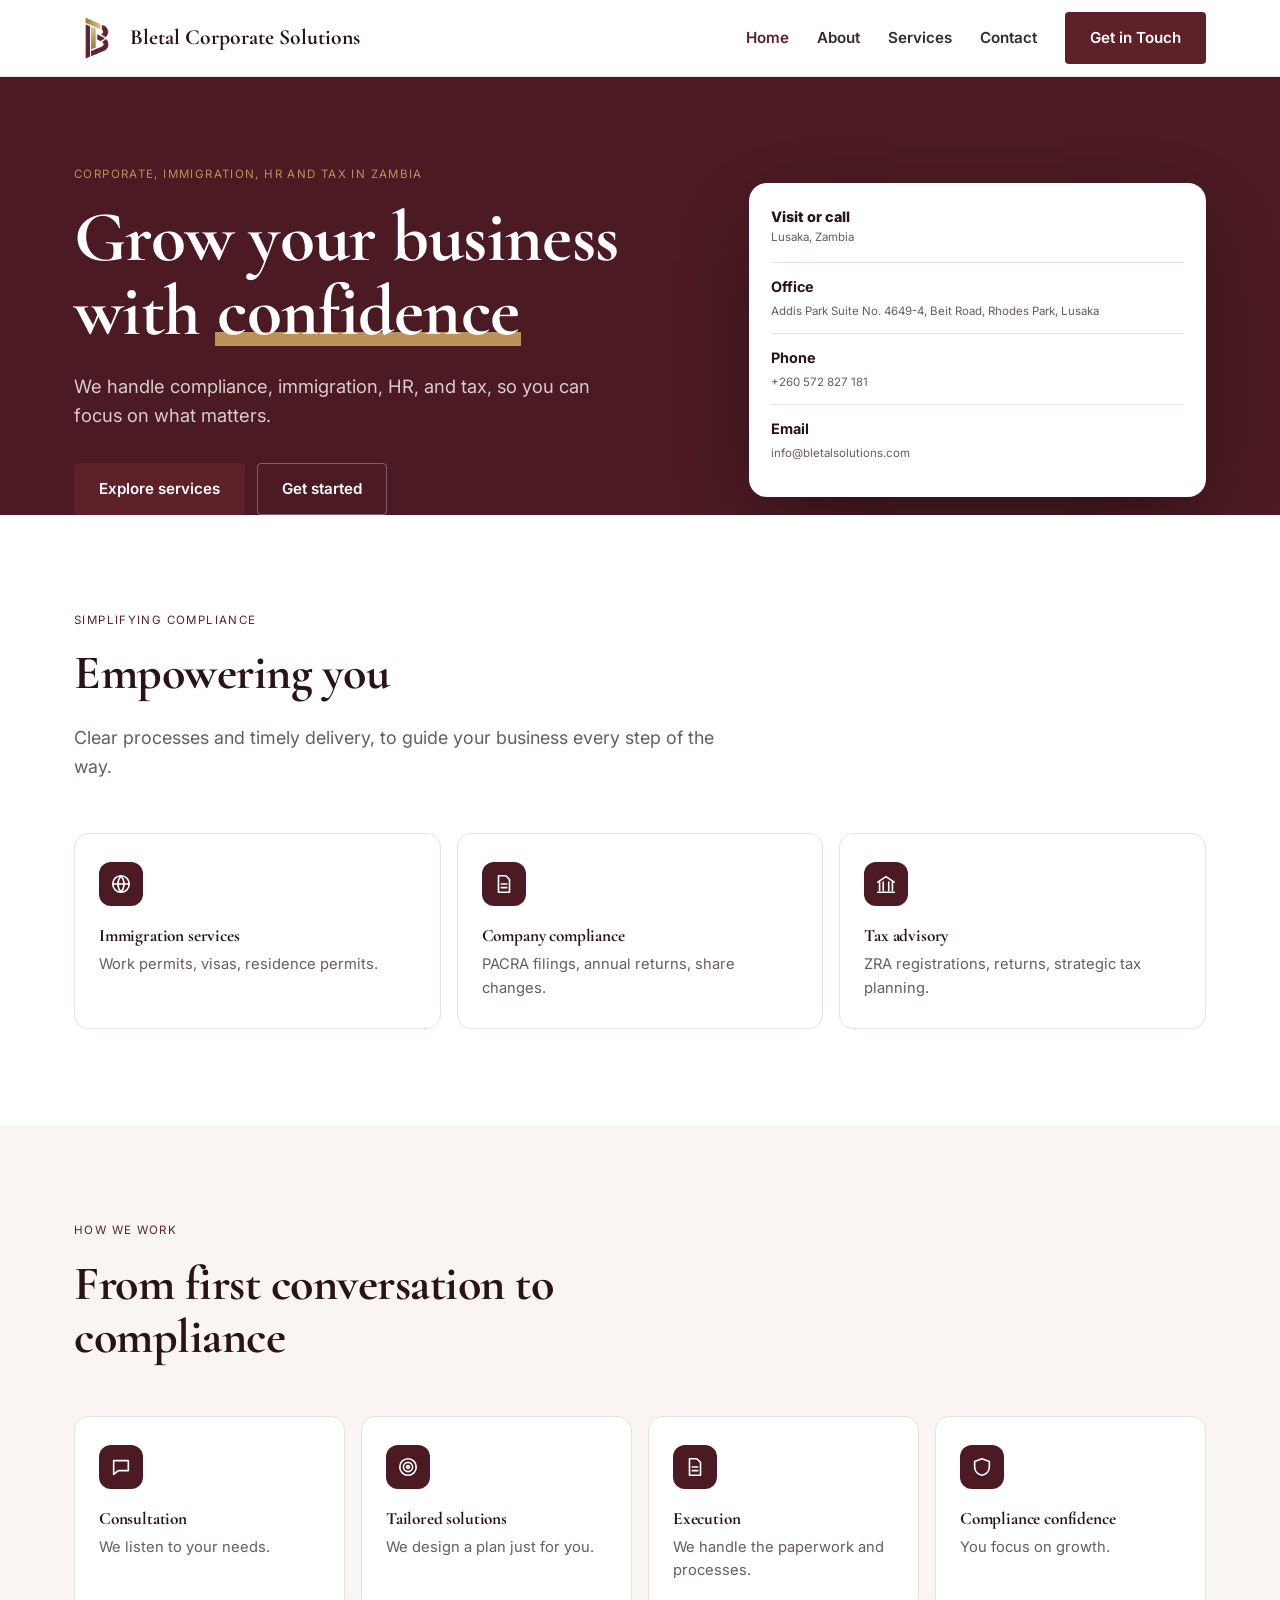
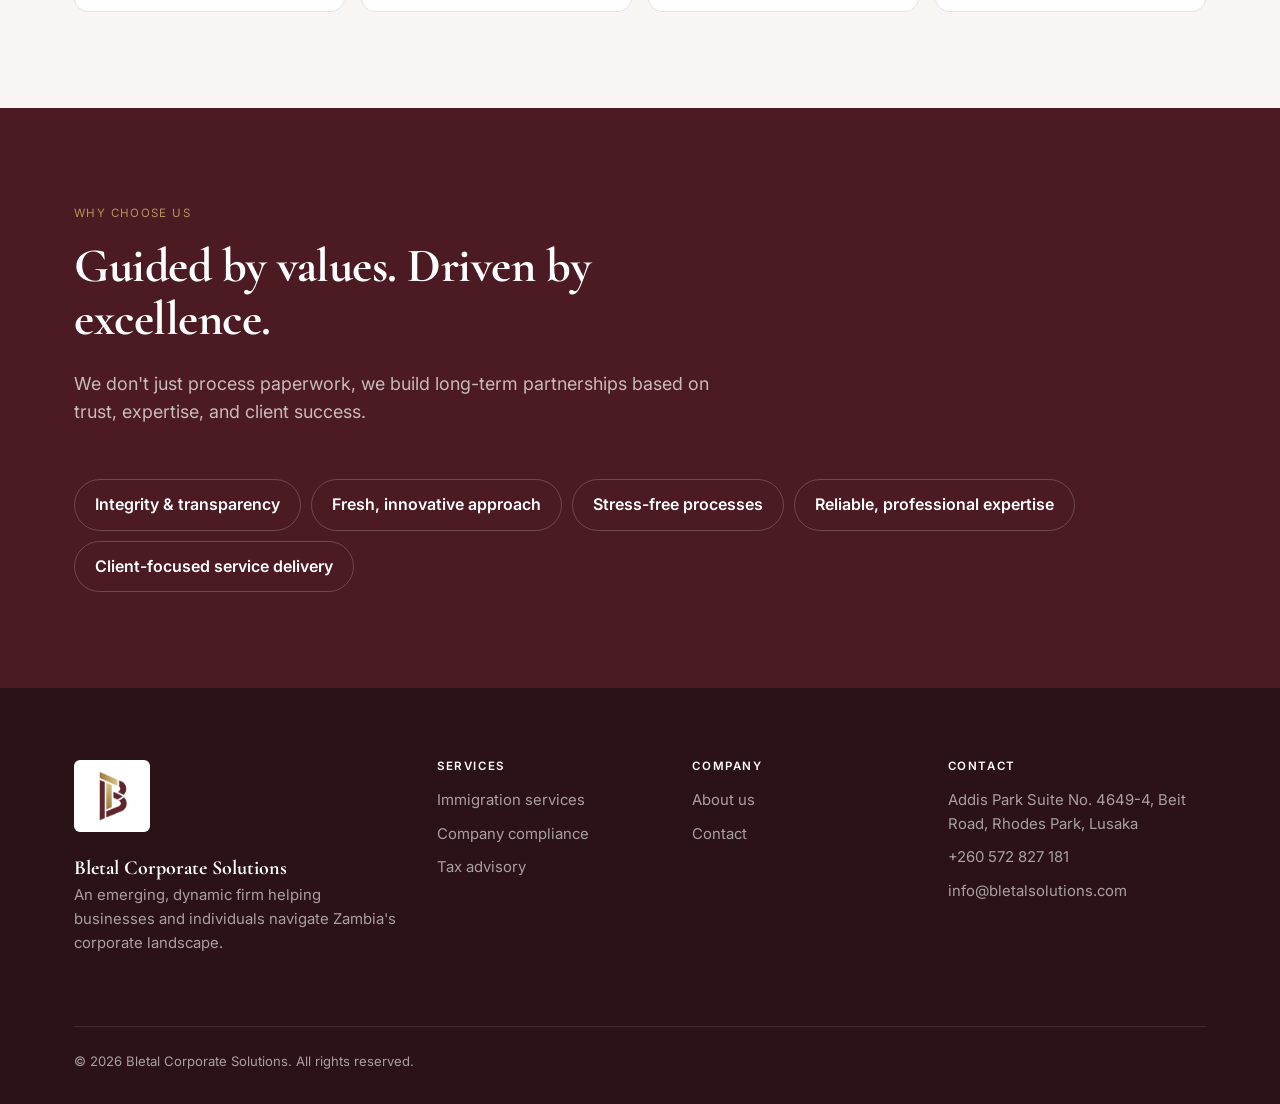
<file: index.html>
<!doctype html>
<html lang="en">
<head>
<meta charset="utf-8">
<meta name="viewport" content="width=device-width, initial-scale=1">
<title>Bletal Corporate Solutions</title>
<meta name="description" content="An emerging, dynamic firm helping businesses and individuals navigate Zambia's corporate landscape.">
<meta property="og:title" content="Bletal Corporate Solutions">
<meta property="og:description" content="An emerging, dynamic firm helping businesses and individuals navigate Zambia's corporate landscape.">
<meta property="og:image" content="assets/logo.png">
<link rel="icon" href="favicon.ico" sizes="any">
<link rel="icon" type="image/png" sizes="32x32" href="assets/favicon-32.png">
<link rel="apple-touch-icon" href="assets/apple-touch-icon.png">
<meta name="theme-color" content="#4B1A22">
<link rel="preconnect" href="https://fonts.googleapis.com">
<link rel="preconnect" href="https://fonts.gstatic.com" crossorigin>
<link href="https://fonts.googleapis.com/css2?family=Cormorant+Garamond:wght@600;700&family=Inter:wght@400;500;600;700&display=swap" rel="stylesheet">
<link rel="stylesheet" href="assets/styles.css">
</head>
<body>
<header class="site-header">
  <div class="wrap">
    <a class="brand" href="index.html"><img src="assets/logo.png" alt="" width="44" height="44"><span class="brand-name">Bletal Corporate Solutions</span></a>
    <button class="nav-toggle" aria-label="Open menu" aria-expanded="false"><svg viewBox="0 0 24 24" fill="none" stroke="currentColor" stroke-width="2" stroke-linecap="round"><path d="M3 6h18M3 12h18M3 18h18"/></svg></button>
    <nav class="nav">
      <a href="index.html" aria-current="page">Home</a>
      <a href="about.html">About</a>
      <a href="services.html">Services</a>
      <a href="contact.html">Contact</a>
      <a class="btn btn-red" href="contact.html">Get in Touch</a>
    </nav>
  </div>
</header>
<main>

<section class="hero dark">
  <div class="wrap">
    <div class="hero-grid">
      <div>
        <span class="eyebrow">Corporate, immigration, HR and tax in Zambia</span>
        <h1><span>Grow your business</span><span>with <span class="hl">confidence</span></span></h1>
        <p class="lead">We handle compliance, immigration, HR, and tax, so you can focus on what matters.</p>
        <div class="btn-row">
          <a class="btn btn-red" href="services.html">Explore services</a>
          <a class="btn btn-ghost" href="contact.html">Get started</a>
        </div>
      </div>
      <div class="reveal">
        <div class="ui-card list-rows">
          <div class="ui-top"><div><div class="ui-title">Visit or call</div><div class="ui-sub">Lusaka, Zambia</div></div></div>
          <div class="row"><div><b>Office</b><span>Addis Park Suite No. 4649-4, Beit Road, Rhodes Park, Lusaka</span></div></div>
          <div class="row"><div><b>Phone</b><span>+260 572 827 181</span></div></div>
          <div class="row"><div><b>Email</b><span>info@bletalsolutions.com</span></div></div>
        </div>
      </div>
    </div>
  </div>
</section>

<section>
  <div class="wrap">
    <div class="sec-head reveal">
      <span class="eyebrow">Simplifying compliance</span>
      <h2>Empowering you</h2>
      <p>Clear processes and timely delivery, to guide your business every step of the way.</p>
    </div>
    <div class="svc-grid svc-grid-3">
      <a class="svc reveal" href="services.html#immigration"><div class="ic"><svg viewBox="0 0 24 24" fill="none" stroke="currentColor" stroke-width="1.8" stroke-linecap="round" stroke-linejoin="round" aria-hidden="true"><circle cx="12" cy="12" r="9"/><path d="M3 12h18M12 3a14 14 0 0 1 0 18M12 3a14 14 0 0 0 0 18"/></svg></div><h3>Immigration services</h3><p>Work permits, visas, residence permits.</p></a>
      <a class="svc reveal" href="services.html#compliance"><div class="ic"><svg viewBox="0 0 24 24" fill="none" stroke="currentColor" stroke-width="1.8" stroke-linecap="round" stroke-linejoin="round" aria-hidden="true"><path d="M6 3h8l4 4v14H6z"/><path d="M9 12h6M9 16h6"/></svg></div><h3>Company compliance</h3><p>PACRA filings, annual returns, share changes.</p></a>
      <a class="svc reveal" href="services.html#tax"><div class="ic"><svg viewBox="0 0 24 24" fill="none" stroke="currentColor" stroke-width="1.8" stroke-linecap="round" stroke-linejoin="round" aria-hidden="true"><path d="M3 10l9-6 9 6"/><path d="M5 10v9M9 10v9M15 10v9M19 10v9M3 21h18"/></svg></div><h3>Tax advisory</h3><p>ZRA registrations, returns, strategic tax planning.</p></a>
    </div>
  </div>
</section>

<section class="bg-2">
  <div class="wrap">
    <div class="sec-head reveal">
      <span class="eyebrow">How we work</span>
      <h2>From first conversation to compliance</h2>
    </div>
    <div class="svc-grid">
      <div class="svc reveal"><div class="ic"><svg viewBox="0 0 24 24" fill="none" stroke="currentColor" stroke-width="1.8" stroke-linecap="round" stroke-linejoin="round" aria-hidden="true"><path d="M4 5h16v11H9l-5 4z"/></svg></div><h3>Consultation</h3><p>We listen to your needs.</p></div>
      <div class="svc reveal"><div class="ic"><svg viewBox="0 0 24 24" fill="none" stroke="currentColor" stroke-width="1.8" stroke-linecap="round" stroke-linejoin="round" aria-hidden="true"><circle cx="12" cy="12" r="9"/><circle cx="12" cy="12" r="5"/><circle cx="12" cy="12" r="1.5"/></svg></div><h3>Tailored solutions</h3><p>We design a plan just for you.</p></div>
      <div class="svc reveal"><div class="ic"><svg viewBox="0 0 24 24" fill="none" stroke="currentColor" stroke-width="1.8" stroke-linecap="round" stroke-linejoin="round" aria-hidden="true"><path d="M6 3h8l4 4v14H6z"/><path d="M9 12h6M9 16h6"/></svg></div><h3>Execution</h3><p>We handle the paperwork and processes.</p></div>
      <div class="svc reveal"><div class="ic"><svg viewBox="0 0 24 24" fill="none" stroke="currentColor" stroke-width="1.8" stroke-linecap="round" stroke-linejoin="round" aria-hidden="true"><path d="M12 3l8 3v6c0 4.5-3.4 8-8 9-4.6-1-8-4.5-8-9V6z"/></svg></div><h3>Compliance confidence</h3><p>You focus on growth.</p></div>
    </div>
  </div>
</section>

<section class="dark">
  <div class="wrap">
    <div class="sec-head reveal">
      <span class="eyebrow">Why choose us</span>
      <h2>Guided by values. Driven by excellence.</h2>
      <p>We don't just process paperwork, we build long-term partnerships based on trust, expertise, and client success.</p>
    </div>
    <div class="values reveal"><span>Integrity &amp; transparency</span><span>Fresh, innovative approach</span><span>Stress-free processes</span><span>Reliable, professional expertise</span><span>Client-focused service delivery</span></div>
  </div>
</section>



</main>
<footer class="site-footer">
  <div class="wrap">
    <div class="foot-grid">
      <div>
        <span class="foot-tile"><img src="assets/logo.png" alt="" width="52" height="52"></span>
        <span class="foot-name">Bletal Corporate Solutions</span>
        <p>An emerging, dynamic firm helping businesses and individuals navigate Zambia's corporate landscape.</p>
      </div>
      <div><h4>Services</h4><ul>
        <li><a href="services.html#immigration">Immigration services</a></li>
        <li><a href="services.html#compliance">Company compliance</a></li>
        <li><a href="services.html#tax">Tax advisory</a></li></ul></div>
      <div><h4>Company</h4><ul>
        <li><a href="about.html">About us</a></li>
        <li><a href="contact.html">Contact</a></li></ul></div>
      <div><h4>Contact</h4><ul>
        <li>Addis Park Suite No. 4649-4, Beit Road, Rhodes Park, Lusaka</li>
        <li><a href="tel:+260572827181">+260 572 827 181</a></li>
        <li><a href="mailto:info@bletalsolutions.com">info@bletalsolutions.com</a></li></ul></div>
    </div>
    <div class="foot-bottom">
      <span>&copy; <span data-year>2026</span> Bletal Corporate Solutions. All rights reserved.</span>
    </div>
  </div>
</footer>
<script src="assets/script.js"></script>
</body>
</html>
</file>
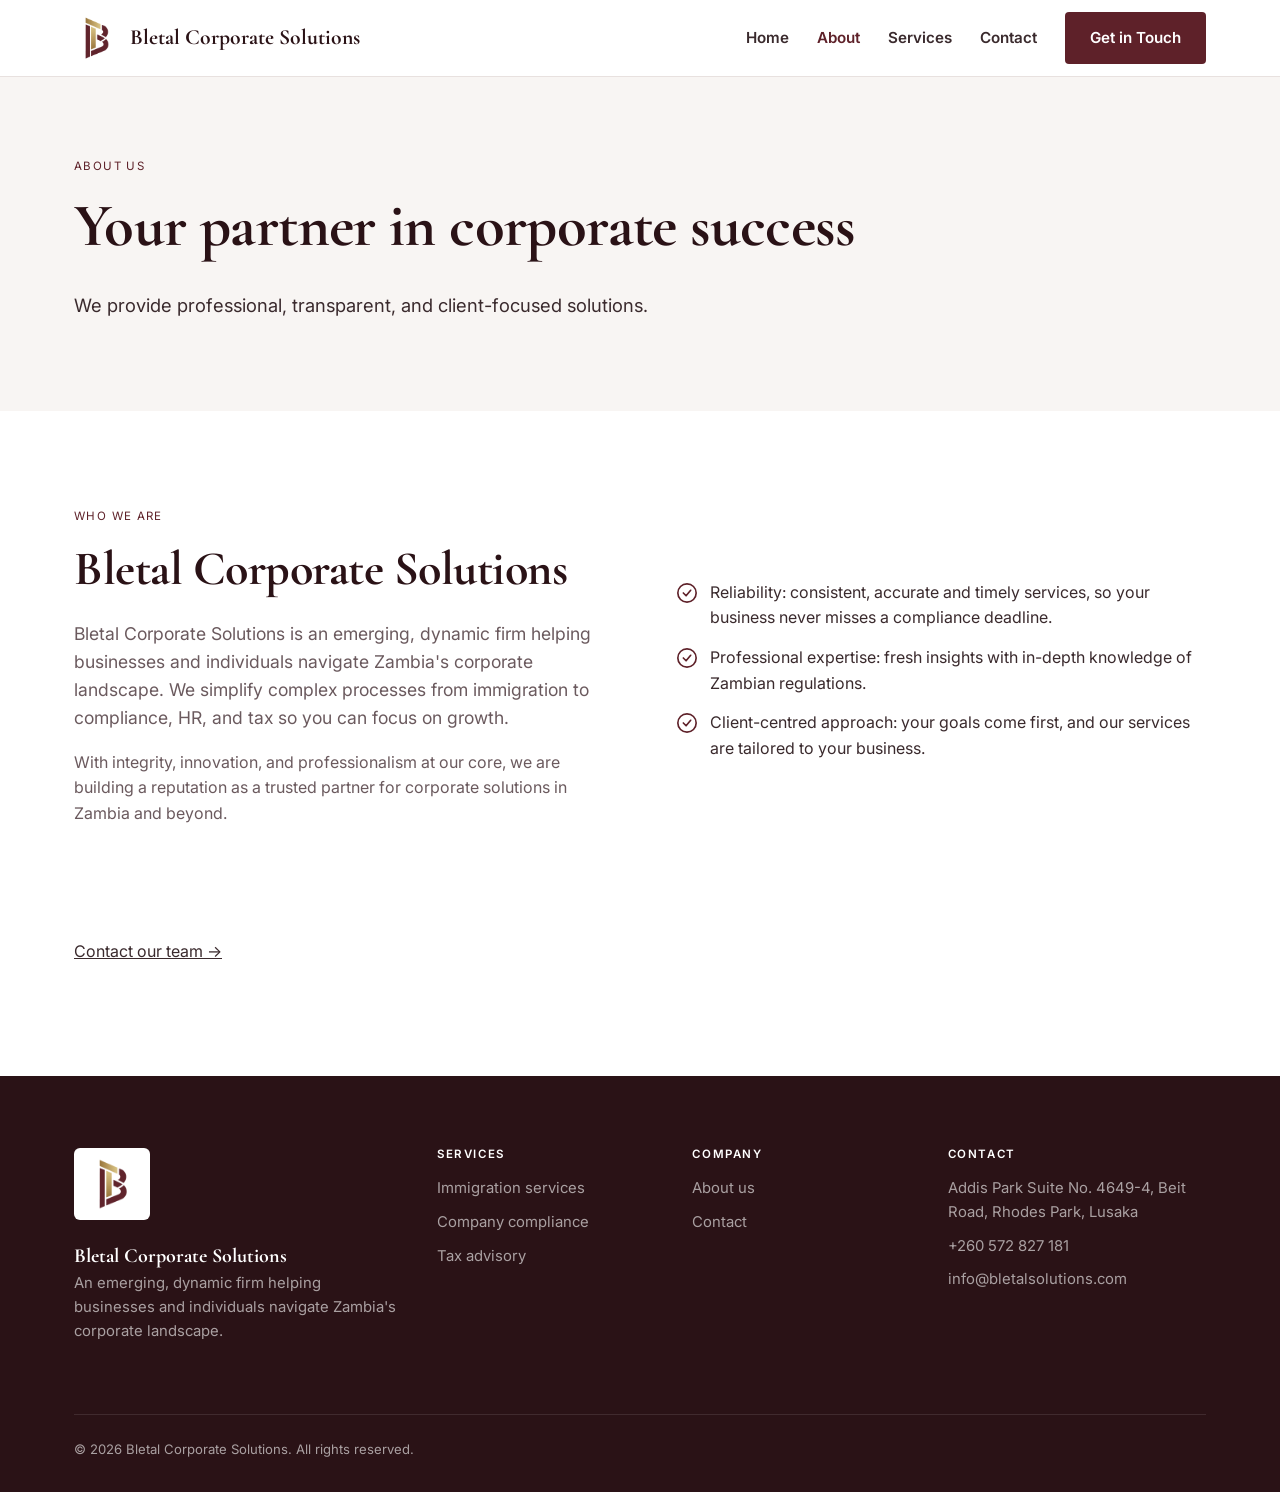
<file: about.html>
<!doctype html>
<html lang="en">
<head>
<meta charset="utf-8">
<meta name="viewport" content="width=device-width, initial-scale=1">
<title>About Us | Bletal Corporate Solutions</title>
<meta name="description" content="Bletal Corporate Solutions is an emerging, dynamic firm helping businesses and individuals navigate Zambia’s corporate landscape.">
<meta property="og:title" content="About Us | Bletal Corporate Solutions">
<meta property="og:description" content="Bletal Corporate Solutions is an emerging, dynamic firm helping businesses and individuals navigate Zambia’s corporate landscape.">
<meta property="og:image" content="assets/logo.png">
<link rel="icon" href="favicon.ico" sizes="any">
<link rel="icon" type="image/png" sizes="32x32" href="assets/favicon-32.png">
<link rel="apple-touch-icon" href="assets/apple-touch-icon.png">
<meta name="theme-color" content="#4B1A22">
<link rel="preconnect" href="https://fonts.googleapis.com">
<link rel="preconnect" href="https://fonts.gstatic.com" crossorigin>
<link href="https://fonts.googleapis.com/css2?family=Cormorant+Garamond:wght@600;700&family=Inter:wght@400;500;600;700&display=swap" rel="stylesheet">
<link rel="stylesheet" href="assets/styles.css">
</head>
<body>
<header class="site-header">
  <div class="wrap">
    <a class="brand" href="index.html"><img src="assets/logo.png" alt="" width="44" height="44"><span class="brand-name">Bletal Corporate Solutions</span></a>
    <button class="nav-toggle" aria-label="Open menu" aria-expanded="false"><svg viewBox="0 0 24 24" fill="none" stroke="currentColor" stroke-width="2" stroke-linecap="round"><path d="M3 6h18M3 12h18M3 18h18"/></svg></button>
    <nav class="nav">
      <a href="index.html">Home</a>
      <a href="about.html" aria-current="page">About</a>
      <a href="services.html">Services</a>
      <a href="contact.html">Contact</a>
      <a class="btn btn-red" href="contact.html">Get in Touch</a>
    </nav>
  </div>
</header>
<main>

<section class="page-hero bg-2">
  <div class="wrap">
    <span class="eyebrow">About us</span>
    <h1>Your partner in corporate success</h1>
    <p class="lead">We provide professional, transparent, and client-focused solutions.</p>
  </div>
</section>

<section>
  <div class="wrap feature">
    <div class="reveal">
      <span class="eyebrow">Who we are</span>
      <h2 style="font-size:clamp(2rem,4vw,3rem)">Bletal Corporate Solutions</h2>
      <p style="font-size:1.1rem;color:var(--muted)">Bletal Corporate Solutions is an emerging, dynamic firm helping businesses and individuals navigate Zambia's corporate landscape. We simplify complex processes from immigration to compliance, HR, and tax so you can focus on growth.</p>
      <p style="color:var(--muted)">With integrity, innovation, and professionalism at our core, we are building a reputation as a trusted partner for corporate solutions in Zambia and beyond.</p>
    </div>
    <div class="reveal">
      <ul class="checks">
        <li><svg viewBox="0 0 24 24" fill="none" stroke="currentColor" stroke-width="1.8" stroke-linecap="round" stroke-linejoin="round" aria-hidden="true"><circle cx="12" cy="12" r="10"/><path d="m8 12 3 3 5-6"/></svg>Reliability: consistent, accurate and timely services, so your business never misses a compliance deadline.</li>
        <li><svg viewBox="0 0 24 24" fill="none" stroke="currentColor" stroke-width="1.8" stroke-linecap="round" stroke-linejoin="round" aria-hidden="true"><circle cx="12" cy="12" r="10"/><path d="m8 12 3 3 5-6"/></svg>Professional expertise: fresh insights with in-depth knowledge of Zambian regulations.</li>
        <li><svg viewBox="0 0 24 24" fill="none" stroke="currentColor" stroke-width="1.8" stroke-linecap="round" stroke-linejoin="round" aria-hidden="true"><circle cx="12" cy="12" r="10"/><path d="m8 12 3 3 5-6"/></svg>Client-centred approach: your goals come first, and our services are tailored to your business.</li>
      </ul>
    </div>
  </div>
</section>



<section style="padding-top:0">
  <div class="wrap"><p><a href="contact.html">Contact our team &rarr;</a></p></div>
</section>

</main>
<footer class="site-footer">
  <div class="wrap">
    <div class="foot-grid">
      <div>
        <span class="foot-tile"><img src="assets/logo.png" alt="" width="52" height="52"></span>
        <span class="foot-name">Bletal Corporate Solutions</span>
        <p>An emerging, dynamic firm helping businesses and individuals navigate Zambia's corporate landscape.</p>
      </div>
      <div><h4>Services</h4><ul>
        <li><a href="services.html#immigration">Immigration services</a></li>
        <li><a href="services.html#compliance">Company compliance</a></li>
        <li><a href="services.html#tax">Tax advisory</a></li></ul></div>
      <div><h4>Company</h4><ul>
        <li><a href="about.html">About us</a></li>
        <li><a href="contact.html">Contact</a></li></ul></div>
      <div><h4>Contact</h4><ul>
        <li>Addis Park Suite No. 4649-4, Beit Road, Rhodes Park, Lusaka</li>
        <li><a href="tel:+260572827181">+260 572 827 181</a></li>
        <li><a href="mailto:info@bletalsolutions.com">info@bletalsolutions.com</a></li></ul></div>
    </div>
    <div class="foot-bottom">
      <span>&copy; <span data-year>2026</span> Bletal Corporate Solutions. All rights reserved.</span>
    </div>
  </div>
</footer>
<script src="assets/script.js"></script>
</body>
</html>
</file>
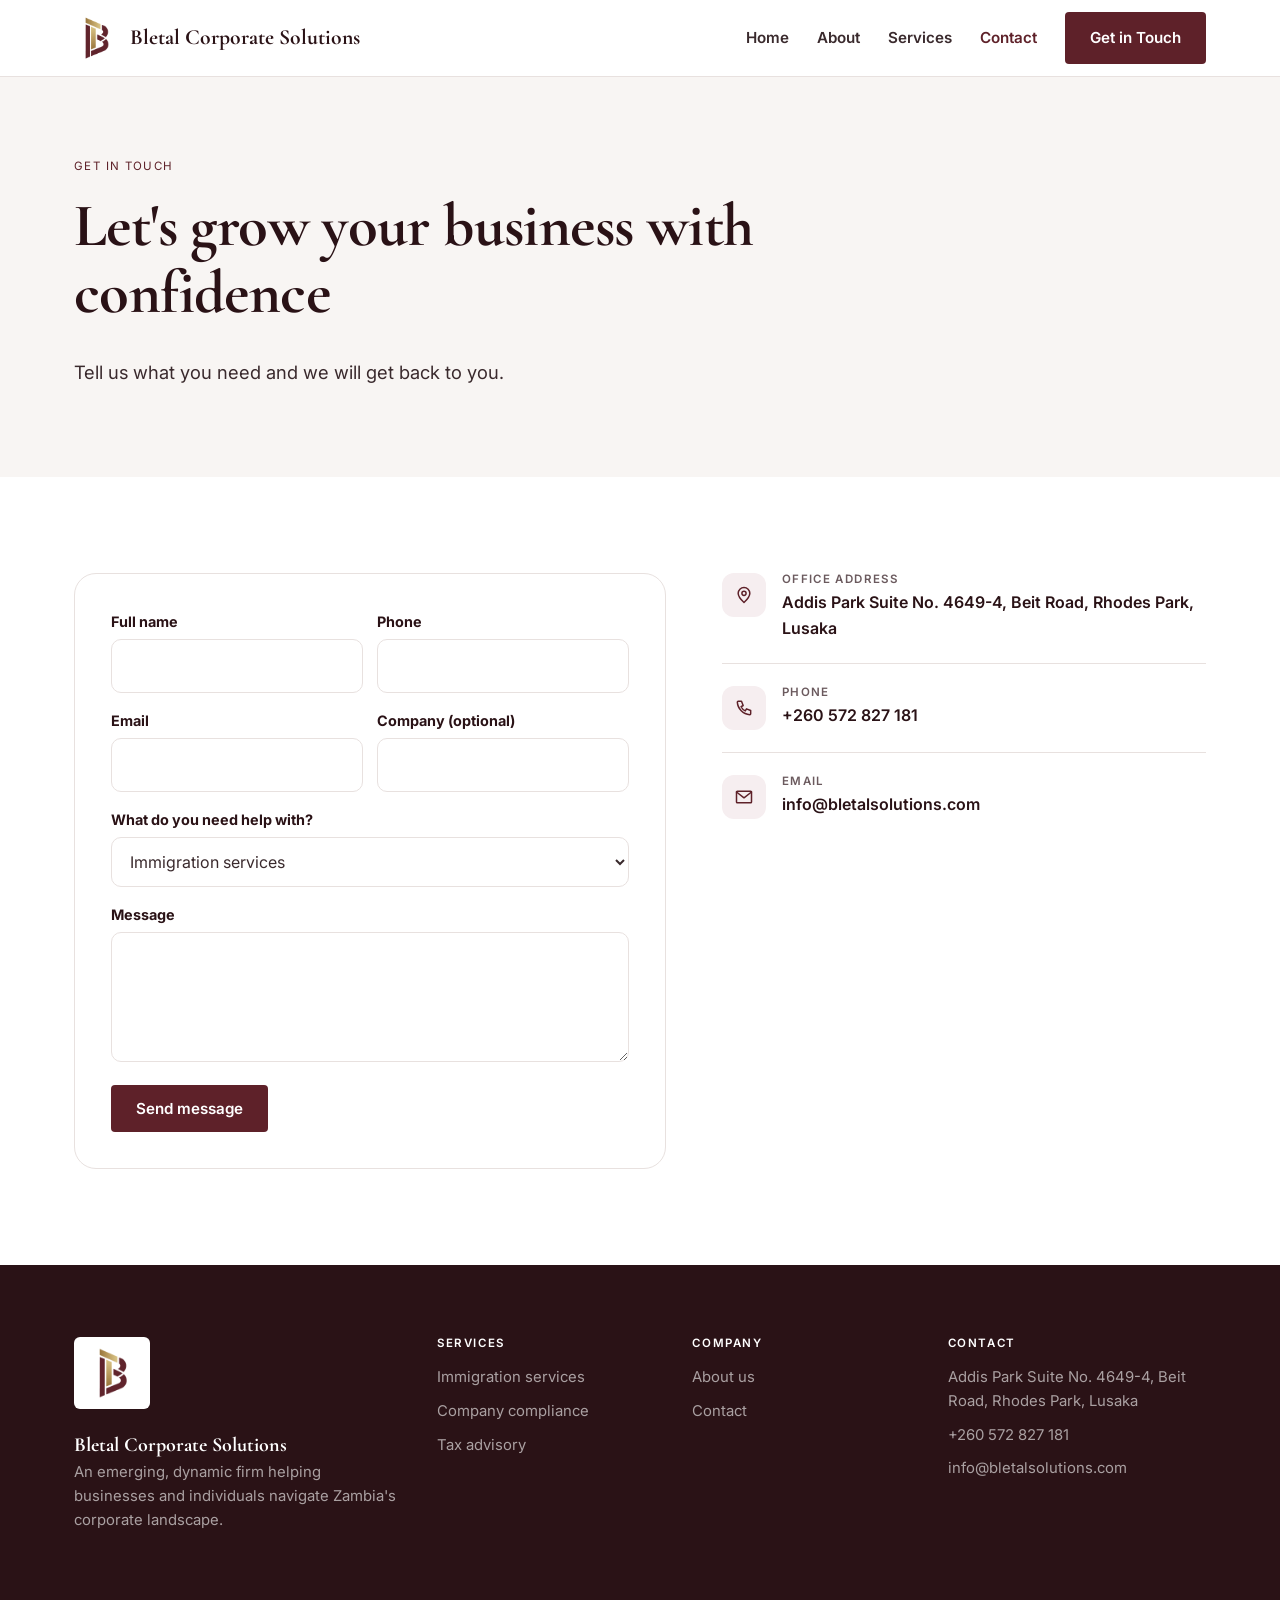
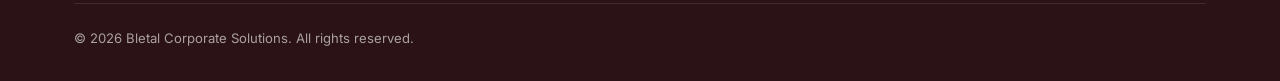
<file: contact.html>
<!doctype html>
<html lang="en">
<head>
<meta charset="utf-8">
<meta name="viewport" content="width=device-width, initial-scale=1">
<title>Contact | Bletal Corporate Solutions</title>
<meta name="description" content="Contact Bletal Corporate Solutions in Lusaka: +260 572 827 181, info@bletalsolutions.com.">
<meta property="og:title" content="Contact | Bletal Corporate Solutions">
<meta property="og:description" content="Contact Bletal Corporate Solutions in Lusaka: +260 572 827 181, info@bletalsolutions.com.">
<meta property="og:image" content="assets/logo.png">
<link rel="icon" href="favicon.ico" sizes="any">
<link rel="icon" type="image/png" sizes="32x32" href="assets/favicon-32.png">
<link rel="apple-touch-icon" href="assets/apple-touch-icon.png">
<meta name="theme-color" content="#4B1A22">
<link rel="preconnect" href="https://fonts.googleapis.com">
<link rel="preconnect" href="https://fonts.gstatic.com" crossorigin>
<link href="https://fonts.googleapis.com/css2?family=Cormorant+Garamond:wght@600;700&family=Inter:wght@400;500;600;700&display=swap" rel="stylesheet">
<link rel="stylesheet" href="assets/styles.css">
</head>
<body>
<header class="site-header">
  <div class="wrap">
    <a class="brand" href="index.html"><img src="assets/logo.png" alt="" width="44" height="44"><span class="brand-name">Bletal Corporate Solutions</span></a>
    <button class="nav-toggle" aria-label="Open menu" aria-expanded="false"><svg viewBox="0 0 24 24" fill="none" stroke="currentColor" stroke-width="2" stroke-linecap="round"><path d="M3 6h18M3 12h18M3 18h18"/></svg></button>
    <nav class="nav">
      <a href="index.html">Home</a>
      <a href="about.html">About</a>
      <a href="services.html">Services</a>
      <a href="contact.html" aria-current="page">Contact</a>
      <a class="btn btn-red" href="contact.html">Get in Touch</a>
    </nav>
  </div>
</header>
<main>

<section class="page-hero bg-2">
  <div class="wrap">
    <span class="eyebrow">Get in touch</span>
    <h1>Let's grow your business with confidence</h1>
    <p class="lead">Tell us what you need and we will get back to you.</p>
  </div>
</section>

<section>
  <div class="wrap contact-grid">
    <form class="form" id="enquiry" data-mailto="info@bletalsolutions.com">
      <div class="row2">
        <div class="field"><label for="name">Full name</label><input id="name" name="name" required autocomplete="name"></div>
        <div class="field"><label for="phone">Phone</label><input id="phone" name="phone" type="tel" autocomplete="tel"></div>
      </div>
      <div class="row2">
        <div class="field"><label for="email">Email</label><input id="email" name="email" type="email" required autocomplete="email"></div>
        <div class="field"><label for="company">Company (optional)</label><input id="company" name="company" autocomplete="organization"></div>
      </div>
      <div class="field"><label for="service">What do you need help with?</label>
        <select id="service" name="service"><option>Immigration services</option><option>Company compliance</option><option>Tax advisory</option><option>Not sure yet</option></select></div>
      <div class="field"><label for="message">Message</label><textarea id="message" name="message" required></textarea></div>
      <button class="btn btn-red" type="submit">Send message</button>
    </form>
    <div>
      <div class="ci"><div class="ic"><svg viewBox="0 0 24 24" fill="none" stroke="currentColor" stroke-width="1.8" stroke-linecap="round" stroke-linejoin="round" aria-hidden="true"><path d="M12 21s-7-6.2-7-11a7 7 0 0 1 14 0c0 4.8-7 11-7 11z"/><circle cx="12" cy="10" r="2.5"/></svg></div><div><h4>Office address</h4><p>Addis Park Suite No. 4649-4, Beit Road, Rhodes Park, Lusaka</p></div></div>
      <div class="ci"><div class="ic"><svg viewBox="0 0 24 24" fill="none" stroke="currentColor" stroke-width="1.8" stroke-linecap="round" stroke-linejoin="round" aria-hidden="true"><path d="M5 4h4l2 5-2.5 1.5a11 11 0 0 0 5 5L15 13l5 2v4a1 1 0 0 1-1 1A16 16 0 0 1 4 5a1 1 0 0 1 1-1z"/></svg></div><div><h4>Phone</h4><a href="tel:+260572827181">+260 572 827 181</a></div></div>
      <div class="ci"><div class="ic"><svg viewBox="0 0 24 24" fill="none" stroke="currentColor" stroke-width="1.8" stroke-linecap="round" stroke-linejoin="round" aria-hidden="true"><rect x="3" y="5" width="18" height="14" rx="1"/><path d="m3 6 9 7 9-7"/></svg></div><div><h4>Email</h4><a href="mailto:info@bletalsolutions.com">info@bletalsolutions.com</a></div></div>
    </div>
  </div>
</section>

</main>
<footer class="site-footer">
  <div class="wrap">
    <div class="foot-grid">
      <div>
        <span class="foot-tile"><img src="assets/logo.png" alt="" width="52" height="52"></span>
        <span class="foot-name">Bletal Corporate Solutions</span>
        <p>An emerging, dynamic firm helping businesses and individuals navigate Zambia's corporate landscape.</p>
      </div>
      <div><h4>Services</h4><ul>
        <li><a href="services.html#immigration">Immigration services</a></li>
        <li><a href="services.html#compliance">Company compliance</a></li>
        <li><a href="services.html#tax">Tax advisory</a></li></ul></div>
      <div><h4>Company</h4><ul>
        <li><a href="about.html">About us</a></li>
        <li><a href="contact.html">Contact</a></li></ul></div>
      <div><h4>Contact</h4><ul>
        <li>Addis Park Suite No. 4649-4, Beit Road, Rhodes Park, Lusaka</li>
        <li><a href="tel:+260572827181">+260 572 827 181</a></li>
        <li><a href="mailto:info@bletalsolutions.com">info@bletalsolutions.com</a></li></ul></div>
    </div>
    <div class="foot-bottom">
      <span>&copy; <span data-year>2026</span> Bletal Corporate Solutions. All rights reserved.</span>
    </div>
  </div>
</footer>
<script src="assets/script.js"></script>
</body>
</html>
</file>
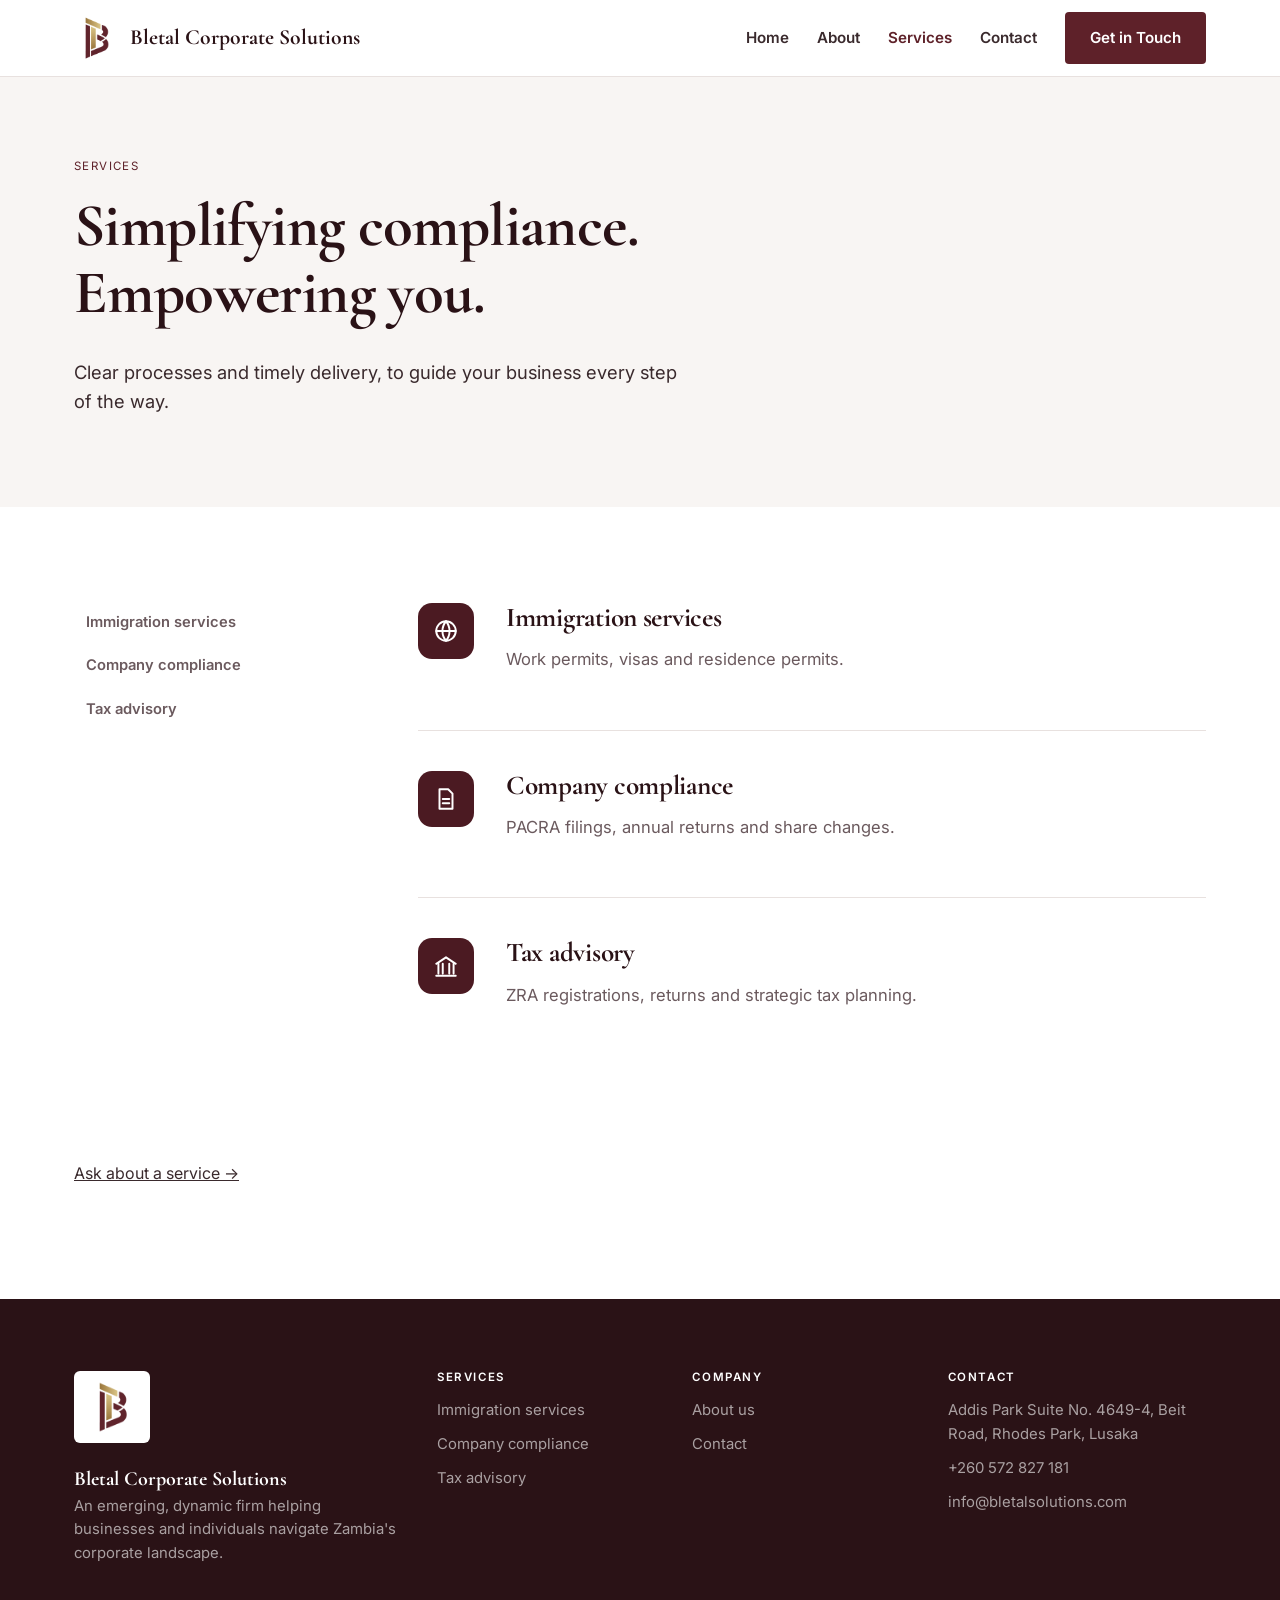
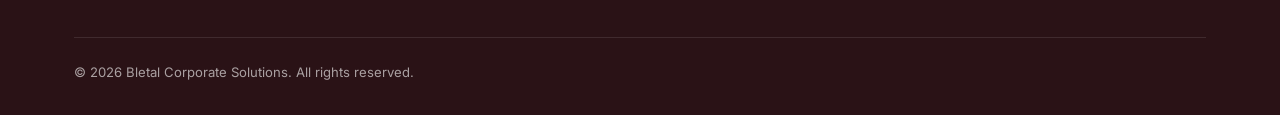
<file: services.html>
<!doctype html>
<html lang="en">
<head>
<meta charset="utf-8">
<meta name="viewport" content="width=device-width, initial-scale=1">
<title>Services | Bletal Corporate Solutions</title>
<meta name="description" content="Immigration services, company compliance and tax advisory from Bletal Corporate Solutions in Lusaka, Zambia.">
<meta property="og:title" content="Services | Bletal Corporate Solutions">
<meta property="og:description" content="Immigration services, company compliance and tax advisory from Bletal Corporate Solutions in Lusaka, Zambia.">
<meta property="og:image" content="assets/logo.png">
<link rel="icon" href="favicon.ico" sizes="any">
<link rel="icon" type="image/png" sizes="32x32" href="assets/favicon-32.png">
<link rel="apple-touch-icon" href="assets/apple-touch-icon.png">
<meta name="theme-color" content="#4B1A22">
<link rel="preconnect" href="https://fonts.googleapis.com">
<link rel="preconnect" href="https://fonts.gstatic.com" crossorigin>
<link href="https://fonts.googleapis.com/css2?family=Cormorant+Garamond:wght@600;700&family=Inter:wght@400;500;600;700&display=swap" rel="stylesheet">
<link rel="stylesheet" href="assets/styles.css">
</head>
<body>
<header class="site-header">
  <div class="wrap">
    <a class="brand" href="index.html"><img src="assets/logo.png" alt="" width="44" height="44"><span class="brand-name">Bletal Corporate Solutions</span></a>
    <button class="nav-toggle" aria-label="Open menu" aria-expanded="false"><svg viewBox="0 0 24 24" fill="none" stroke="currentColor" stroke-width="2" stroke-linecap="round"><path d="M3 6h18M3 12h18M3 18h18"/></svg></button>
    <nav class="nav">
      <a href="index.html">Home</a>
      <a href="about.html">About</a>
      <a href="services.html" aria-current="page">Services</a>
      <a href="contact.html">Contact</a>
      <a class="btn btn-red" href="contact.html">Get in Touch</a>
    </nav>
  </div>
</header>
<main>

<section class="page-hero bg-2">
  <div class="wrap">
    <span class="eyebrow">Services</span>
    <h1>Simplifying compliance. Empowering you.</h1>
    <p class="lead">Clear processes and timely delivery, to guide your business every step of the way.</p>
  </div>
</section>

<section>
  <div class="wrap svc-detail">
    <nav class="toc" aria-label="Services">
      <a href="#immigration">Immigration services</a>
      <a href="#compliance">Company compliance</a>
      <a href="#tax">Tax advisory</a>
    </nav>
    <div>
      <article class="svc-block" id="immigration">
        <div class="ic"><svg viewBox="0 0 24 24" fill="none" stroke="currentColor" stroke-width="1.8" stroke-linecap="round" stroke-linejoin="round" aria-hidden="true"><circle cx="12" cy="12" r="9"/><path d="M3 12h18M12 3a14 14 0 0 1 0 18M12 3a14 14 0 0 0 0 18"/></svg></div>
        <div><h2>Immigration services</h2><p>Work permits, visas and residence permits.</p></div>
      </article>
      <article class="svc-block" id="compliance">
        <div class="ic"><svg viewBox="0 0 24 24" fill="none" stroke="currentColor" stroke-width="1.8" stroke-linecap="round" stroke-linejoin="round" aria-hidden="true"><path d="M6 3h8l4 4v14H6z"/><path d="M9 12h6M9 16h6"/></svg></div>
        <div><h2>Company compliance</h2><p>PACRA filings, annual returns and share changes.</p></div>
      </article>
      <article class="svc-block" id="tax">
        <div class="ic"><svg viewBox="0 0 24 24" fill="none" stroke="currentColor" stroke-width="1.8" stroke-linecap="round" stroke-linejoin="round" aria-hidden="true"><path d="M3 10l9-6 9 6"/><path d="M5 10v9M9 10v9M15 10v9M19 10v9M3 21h18"/></svg></div>
        <div><h2>Tax advisory</h2><p>ZRA registrations, returns and strategic tax planning.</p></div>
      </article>
    </div>
  </div>
</section>

<section style="padding-top:0">
  <div class="wrap"><p><a href="contact.html">Ask about a service &rarr;</a></p></div>
</section>

</main>
<footer class="site-footer">
  <div class="wrap">
    <div class="foot-grid">
      <div>
        <span class="foot-tile"><img src="assets/logo.png" alt="" width="52" height="52"></span>
        <span class="foot-name">Bletal Corporate Solutions</span>
        <p>An emerging, dynamic firm helping businesses and individuals navigate Zambia's corporate landscape.</p>
      </div>
      <div><h4>Services</h4><ul>
        <li><a href="services.html#immigration">Immigration services</a></li>
        <li><a href="services.html#compliance">Company compliance</a></li>
        <li><a href="services.html#tax">Tax advisory</a></li></ul></div>
      <div><h4>Company</h4><ul>
        <li><a href="about.html">About us</a></li>
        <li><a href="contact.html">Contact</a></li></ul></div>
      <div><h4>Contact</h4><ul>
        <li>Addis Park Suite No. 4649-4, Beit Road, Rhodes Park, Lusaka</li>
        <li><a href="tel:+260572827181">+260 572 827 181</a></li>
        <li><a href="mailto:info@bletalsolutions.com">info@bletalsolutions.com</a></li></ul></div>
    </div>
    <div class="foot-bottom">
      <span>&copy; <span data-year>2026</span> Bletal Corporate Solutions. All rights reserved.</span>
    </div>
  </div>
</footer>
<script src="assets/script.js"></script>
</body>
</html>
</file>
<file: assets/styles.css>
/* Client site styles — rename the brand tokens in :root first */
:root {
  --navy: #1E2240;
  --navy-2: #2A2F55;
  --ink: #12142A;
  --red: #C62A35;
  --red-dk: #A31F29;
  --red-soft: #FCEBEC;
  --grey: #8C93A8;
  --text: #2B2E40;
  --muted: #5E6378;
  --line: #E4E6EE;
  --bg: #FFFFFF;
  --bg-2: #F5F6FA;
  --ok: #1F8A5B;
  --ok-soft: #E3F4EC;
  --radius: 14px;
  --sans: 'Plus Jakarta Sans', system-ui, -apple-system, Segoe UI, Roboto, sans-serif;
  --mono: 'JetBrains Mono', ui-monospace, SFMono-Regular, Menlo, monospace;
  --wrap: 1180px;
}
*, *::before, *::after { box-sizing: border-box; }
html { scroll-behavior: smooth; }
body { margin: 0; font-family: var(--sans); color: var(--text); background: var(--bg); line-height: 1.6; -webkit-font-smoothing: antialiased; }
img { max-width: 100%; display: block; }
a { color: inherit; }
h1, h2, h3, h4 { color: var(--ink); margin: 0 0 .5em; line-height: 1.1; letter-spacing: -0.025em; font-weight: 800; }
p { margin: 0 0 1em; }
.wrap { max-width: var(--wrap); margin: 0 auto; padding: 0 24px; }

/* Eyebrow + highlight */
.eyebrow { font-family: var(--mono); font-size: .74rem; letter-spacing: .14em; text-transform: uppercase; color: var(--red); margin-bottom: 18px; display: block; }
.dark .eyebrow { color: #FF8C93; }
.hl { background: linear-gradient(transparent 72%, rgba(198,42,53,.85) 72%, rgba(198,42,53,.85) 90%, transparent 90%); padding: 0 2px; }
.dark .hl { background: linear-gradient(transparent 74%, var(--red) 74%, var(--red) 90%, transparent 90%); }

/* Buttons */
.btn { display: inline-flex; align-items: center; gap: 8px; padding: 13px 24px; border-radius: 999px; font-weight: 700; font-size: .95rem; text-decoration: none; border: 1.5px solid transparent; transition: transform .15s, background .2s, border-color .2s, color .2s; cursor: pointer; font-family: inherit; }
.btn:hover { transform: translateY(-1px); }
.btn-red { background: var(--red); color: #fff; }
.btn-red:hover { background: var(--red-dk); }
.btn-navy { background: var(--navy); color: #fff; }
.btn-navy:hover { background: var(--ink); }
.btn-ghost { border-color: var(--line); color: var(--ink); background: #fff; }
.btn-ghost:hover { border-color: var(--ink); }
.dark .btn-ghost { background: transparent; color: #fff; border-color: rgba(255,255,255,.3); }
.dark .btn-ghost:hover { border-color: #fff; }
.btn svg { width: 18px; height: 18px; }
.btn-row { display: flex; flex-wrap: wrap; gap: 12px; }
.link-arrow { font-weight: 700; color: var(--red); text-decoration: none; display: inline-flex; gap: 6px; align-items: center; }
.link-arrow:hover { gap: 10px; }
.link-arrow, .link-arrow:hover { transition: gap .2s; }

/* Header */
.site-header { position: sticky; top: 0; z-index: 50; background: rgba(255,255,255,.92); backdrop-filter: saturate(160%) blur(10px); border-bottom: 1px solid var(--line); }
.site-header .wrap { display: flex; align-items: center; justify-content: space-between; height: 76px; gap: 24px; }
.brand img { height: 44px; width: auto; }
.nav { display: flex; align-items: center; gap: 28px; }
.nav a { text-decoration: none; font-weight: 600; font-size: .95rem; color: var(--text); }
.nav a:hover, .nav a[aria-current="page"] { color: var(--red); }
.nav .btn { color: #fff; }
.nav-toggle { display: none; background: none; border: 0; padding: 8px; cursor: pointer; }
.nav-toggle svg { width: 26px; height: 26px; }

/* Sections */
section { padding: 96px 0; }
.bg-2 { background: var(--bg-2); }
.dark { background: var(--navy); color: rgba(255,255,255,.78); }
.dark h1, .dark h2, .dark h3, .dark h4 { color: #fff; }
.sec-head { max-width: 680px; margin-bottom: 52px; }
.sec-head h2 { font-size: clamp(2rem, 4vw, 3rem); }
.sec-head p { font-size: 1.12rem; color: var(--muted); }
.dark .sec-head p { color: rgba(255,255,255,.7); }

/* Hero */
.hero { position: relative; overflow: hidden; padding: 88px 0 0; background: radial-gradient(900px 500px at 90% -10%, rgba(198,42,53,.28), transparent 60%), var(--navy); }
.hero::before { content: ''; position: absolute; inset: 0; background-image: linear-gradient(rgba(255,255,255,.04) 1px, transparent 1px), linear-gradient(90deg, rgba(255,255,255,.04) 1px, transparent 1px); background-size: 48px 48px; mask-image: linear-gradient(to bottom, #000 30%, transparent 95%); pointer-events: none; }
.hero .wrap { position: relative; }
.hero-grid { display: grid; grid-template-columns: 1.15fr .85fr; gap: 56px; align-items: center; }
.hero h1 { font-size: clamp(2.5rem, 5.6vw, 4.6rem); line-height: 1.02; margin-bottom: 24px; }
.hero h1 > span { display: block; }
.hero .lead { font-size: 1.15rem; max-width: 560px; margin-bottom: 32px; }
.facts { margin-top: 72px; display: grid; grid-template-columns: repeat(4, 1fr); border-top: 1px solid rgba(255,255,255,.12); }
.fact { padding: 22px 20px 26px 0; font-family: var(--mono); font-size: .78rem; line-height: 1.5; }
.fact b { display: block; color: #fff; font-size: .82rem; font-weight: 700; }
.fact span { color: rgba(255,255,255,.55); }

/* Page hero */
.page-hero { padding: 80px 0 72px; }
.page-hero h1 { font-size: clamp(2.3rem, 5vw, 3.8rem); max-width: 820px; }
.page-hero .lead { font-size: 1.15rem; max-width: 620px; }

/* UI mock card */
.ui-card { background: #fff; color: var(--text); border-radius: 18px; box-shadow: 0 30px 80px -20px rgba(0,0,0,.45); padding: 22px; font-size: .9rem; }
.ui-top { display: flex; justify-content: space-between; align-items: center; margin-bottom: 16px; }
.ui-title { font-weight: 800; color: var(--ink); }
.ui-sub { font-family: var(--mono); font-size: .72rem; color: var(--muted); }
.pill { display: inline-flex; align-items: center; gap: 6px; font-family: var(--mono); font-size: .7rem; padding: 4px 10px; border-radius: 999px; background: var(--ok-soft); color: var(--ok); font-weight: 700; white-space: nowrap; }
.pill.live::before { content: ''; width: 7px; height: 7px; border-radius: 50%; background: var(--ok); animation: blink 1.4s infinite; }
.pill.red { background: var(--red-soft); color: var(--red); }
@keyframes blink { 50% { opacity: .2; } }
.vote { padding: 12px 0; border-top: 1px solid var(--line); }
.vote-row { display: flex; justify-content: space-between; font-weight: 600; margin-bottom: 8px; gap: 12px; }
.vote-row small { font-family: var(--mono); color: var(--muted); font-weight: 400; white-space: nowrap; }
.bar { height: 8px; background: var(--bg-2); border-radius: 99px; overflow: hidden; display: flex; }
.bar i { display: block; height: 100%; }
.bar .for { background: var(--navy); }
.bar .ag { background: var(--red); }
.bar .ab { background: #C9CDD9; }
.ui-foot { display: flex; justify-content: space-between; margin-top: 14px; padding-top: 14px; border-top: 1px solid var(--line); font-family: var(--mono); font-size: .72rem; color: var(--muted); }
.ui-note { font-family: var(--mono); font-size: .68rem; color: rgba(255,255,255,.45); margin-top: 12px; text-align: right; }
.list-rows .row { display: flex; justify-content: space-between; align-items: center; gap: 12px; padding: 12px 0; border-top: 1px solid var(--line); }
.list-rows .row b { display: block; color: var(--ink); }
.list-rows .row span { font-family: var(--mono); font-size: .72rem; color: var(--muted); }

/* Audience split */
.split2 { display: grid; grid-template-columns: 1fr 1fr; gap: 24px; }
.aud { border-radius: 22px; padding: 44px; text-decoration: none; display: flex; flex-direction: column; min-height: 340px; transition: transform .2s, box-shadow .2s; }
.aud:hover { transform: translateY(-4px); box-shadow: 0 24px 50px -24px rgba(30,34,64,.45); }
.aud h3 { font-size: 1.9rem; margin-bottom: 14px; }
.aud p { font-size: 1.05rem; }
.aud ul { list-style: none; padding: 0; margin: 0 0 28px; display: grid; gap: 8px; }
.aud li { display: flex; gap: 10px; align-items: baseline; }
.aud li::before { content: ''; width: 7px; height: 7px; border-radius: 2px; background: var(--red); flex: none; transform: translateY(-2px); }
.aud .go { margin-top: auto; font-weight: 800; display: inline-flex; gap: 8px; align-items: center; }
.aud-co { background: var(--bg-2); color: var(--text); }
.aud-co .go { color: var(--red); }
.aud-sh { background: var(--red); color: rgba(255,255,255,.88); }
.aud-sh h3, .aud-sh .go { color: #fff; }
.aud-sh li::before { background: #fff; }
.tag { font-family: var(--mono); font-size: .72rem; letter-spacing: .12em; text-transform: uppercase; margin-bottom: 22px; opacity: .8; }

/* Outcomes (stacked statements) */
.outcomes { display: grid; grid-template-columns: repeat(3, 1fr); gap: 40px; }
.outcome .ic { width: 52px; height: 52px; border-radius: 14px; background: var(--red-soft); color: var(--red); display: grid; place-items: center; margin-bottom: 20px; }
.outcome .ic svg { width: 26px; height: 26px; }
.outcome h3 { font-size: 1.35rem; }
.outcome p { color: var(--muted); }

/* Services grid */
.svc-grid { display: grid; grid-template-columns: repeat(4, 1fr); gap: 16px; }
.svc { background: #fff; border: 1px solid var(--line); border-radius: var(--radius); padding: 28px 24px; text-decoration: none; display: flex; flex-direction: column; transition: border-color .2s, transform .2s; }
.svc:hover { border-color: var(--navy); transform: translateY(-3px); }
.svc .ic { width: 44px; height: 44px; border-radius: 12px; background: var(--navy); color: #fff; display: grid; place-items: center; margin-bottom: 20px; }
.svc .ic svg { width: 22px; height: 22px; }
.svc h3 { font-size: 1.08rem; letter-spacing: -0.01em; margin-bottom: 8px; }
.svc p { font-size: .92rem; color: var(--muted); margin: 0; }
.svc .num { font-family: var(--mono); font-size: .72rem; color: var(--grey); margin-bottom: 14px; }

/* Feature split */
.feature { display: grid; grid-template-columns: 1fr 1fr; gap: 72px; align-items: center; }
.checks { list-style: none; padding: 0; margin: 24px 0 32px; display: grid; gap: 14px; }
.checks li { display: flex; gap: 12px; align-items: flex-start; }
.checks li svg { width: 22px; height: 22px; flex: none; color: var(--red); margin-top: 2px; }
.dark .checks li svg { color: #FF8C93; }

/* Steps */
.steps { display: grid; grid-template-columns: repeat(4, 1fr); gap: 16px; counter-reset: step; }
.step { border-radius: var(--radius); padding: 28px 24px; background: rgba(255,255,255,.06); border: 1px solid rgba(255,255,255,.1); }
.bg-2 .step, section:not(.dark) .step { background: #fff; border-color: var(--line); }
.step::before { counter-increment: step; content: '0' counter(step); font-family: var(--mono); font-size: .8rem; color: #FF8C93; display: block; margin-bottom: 18px; }
section:not(.dark) .step::before { color: var(--red); }
.step h3 { font-size: 1.15rem; }
.step p { font-size: .93rem; margin: 0; }

/* Promise list */
.promise { display: grid; grid-template-columns: repeat(3, 1fr); gap: 0; border-top: 1px solid var(--line); }
.promise > div { padding: 28px 28px 28px 0; border-bottom: 1px solid var(--line); }
.promise h4 { font-size: 1.05rem; letter-spacing: -0.01em; margin-bottom: 6px; }
.promise p { color: var(--muted); font-size: .95rem; margin: 0; }

/* CTA */
.cta { background: var(--red); color: #fff; border-radius: 26px; padding: 64px; display: grid; grid-template-columns: 1.3fr .7fr; gap: 40px; align-items: center; }
.cta h2 { color: #fff; font-size: clamp(2rem, 4vw, 3rem); margin: 0; }
.cta p { color: rgba(255,255,255,.85); margin: 14px 0 0; font-size: 1.08rem; }
.cta .btn-row { justify-content: flex-end; }
.cta .btn-white { background: #fff; color: var(--red); }
.cta .btn-line { border-color: rgba(255,255,255,.5); color: #fff; }
.cta .btn-line:hover { border-color: #fff; }

/* Service detail */
.svc-detail { display: grid; grid-template-columns: 280px 1fr; gap: 64px; align-items: start; }
.toc { position: sticky; top: 100px; display: grid; gap: 4px; }
.toc a { text-decoration: none; padding: 8px 12px; border-radius: 8px; font-weight: 600; font-size: .92rem; color: var(--muted); }
.toc a:hover { background: var(--bg-2); color: var(--ink); }
.svc-block { padding: 40px 0; border-top: 1px solid var(--line); scroll-margin-top: 96px; display: grid; grid-template-columns: 64px 1fr; gap: 24px; }
.svc-block:first-child { border-top: 0; padding-top: 0; }
.svc-block .ic { width: 56px; height: 56px; border-radius: 14px; background: var(--navy); color: #fff; display: grid; place-items: center; }
.svc-block .ic svg { width: 26px; height: 26px; }
.svc-block h2 { font-size: 1.7rem; }
.svc-block p { color: var(--muted); font-size: 1.04rem; }
.chips { display: flex; flex-wrap: wrap; gap: 8px; margin-top: 8px; }
.chips span { font-size: .85rem; font-weight: 600; padding: 6px 12px; border-radius: 999px; background: var(--bg-2); color: var(--navy); }
.for-who { font-family: var(--mono); font-size: .75rem; color: var(--red); margin-bottom: 8px; display: block; }

/* FAQ */
.faq { max-width: 820px; }
.faq details { border-top: 1px solid var(--line); padding: 22px 0; }
.faq details:last-child { border-bottom: 1px solid var(--line); }
.faq summary { font-weight: 700; font-size: 1.1rem; color: var(--ink); cursor: pointer; list-style: none; display: flex; justify-content: space-between; gap: 20px; }
.faq summary::-webkit-details-marker { display: none; }
.faq summary::after { content: '+'; font-size: 1.5rem; line-height: 1; color: var(--red); transition: transform .2s; }
.faq details[open] summary::after { transform: rotate(45deg); }
.faq details p { margin: 14px 0 0; color: var(--muted); }

/* About */
.mvv { display: grid; grid-template-columns: repeat(3, 1fr); gap: 16px; }
.mvv > div { border-radius: var(--radius); padding: 32px; background: #fff; border: 1px solid var(--line); }
.mvv h3 { font-size: 1.3rem; }
.mvv p { color: var(--muted); margin: 0; }
.values { display: flex; flex-wrap: wrap; gap: 10px; }
.values span { padding: 12px 20px; border-radius: 999px; border: 1px solid rgba(255,255,255,.2); color: #fff; font-weight: 600; }
.reg { display: grid; grid-template-columns: repeat(2, 1fr); gap: 16px; margin-top: 40px; }
.reg > div { padding: 22px; border-radius: var(--radius); background: var(--bg-2); }
.reg small { font-family: var(--mono); font-size: .7rem; text-transform: uppercase; letter-spacing: .1em; color: var(--muted); display: block; margin-bottom: 6px; }
.reg b { color: var(--ink); }
.todo { background: #FFF5D6; color: #7A5B00; padding: 1px 6px; border-radius: 4px; font-size: .85em; font-weight: 600; }
.prose p { font-size: 1.08rem; color: var(--muted); }
.prose p strong { color: var(--ink); }

/* Contact */
.contact-grid { display: grid; grid-template-columns: 1.1fr .9fr; gap: 56px; align-items: start; }
.form { background: #fff; border: 1px solid var(--line); border-radius: 22px; padding: 36px; }
.seg { display: grid; grid-template-columns: 1fr 1fr; gap: 8px; margin-bottom: 22px; }
.seg label { border: 1.5px solid var(--line); border-radius: 12px; padding: 14px; cursor: pointer; font-weight: 700; color: var(--ink); display: flex; gap: 10px; align-items: center; }
.seg input { accent-color: var(--red); }
.seg label:has(input:checked) { border-color: var(--red); background: var(--red-soft); }
.field { margin-bottom: 16px; }
.field label { display: block; font-weight: 700; font-size: .9rem; margin-bottom: 6px; color: var(--ink); }
.field input, .field textarea, .field select { width: 100%; font: inherit; padding: 13px 14px; border: 1.5px solid var(--line); border-radius: 10px; background: #fff; color: var(--text); }
.field input:focus, .field textarea:focus, .field select:focus { outline: none; border-color: var(--navy); }
.field textarea { min-height: 130px; resize: vertical; }
.row2 { display: grid; grid-template-columns: 1fr 1fr; gap: 14px; }
.form-note { font-size: .82rem; color: var(--muted); margin-top: 12px; }
.ci { display: grid; grid-template-columns: 44px 1fr; gap: 16px; padding: 22px 0; border-top: 1px solid var(--line); }
.ci:first-child { border-top: 0; padding-top: 0; }
.ci .ic { width: 44px; height: 44px; border-radius: 12px; background: var(--red-soft); color: var(--red); display: grid; place-items: center; }
.ci .ic svg { width: 20px; height: 20px; }
.ci h4 { font-family: var(--mono); font-size: .72rem; letter-spacing: .12em; text-transform: uppercase; color: var(--muted); font-weight: 600; margin-bottom: 4px; }
.ci a, .ci p { color: var(--ink); font-weight: 600; text-decoration: none; margin: 0; display: block; }
.ci a:hover { color: var(--red); }

/* Footer */
.site-footer { background: var(--ink); color: rgba(255,255,255,.6); padding: 72px 0 32px; font-size: .93rem; }
.foot-grid { display: grid; grid-template-columns: 1.5fr 1fr 1fr 1.2fr; gap: 40px; }
.foot-logo { display: block; height: 52px; width: auto; margin-bottom: 20px; }
.site-footer h4 { color: #fff; font-family: var(--mono); font-size: .72rem; letter-spacing: .14em; text-transform: uppercase; font-weight: 600; margin-bottom: 16px; }
.site-footer ul { list-style: none; padding: 0; margin: 0; display: grid; gap: 10px; }
.site-footer a { text-decoration: none; }
.site-footer a:hover { color: #fff; }
.foot-bottom { margin-top: 56px; padding-top: 24px; border-top: 1px solid rgba(255,255,255,.1); display: flex; justify-content: space-between; gap: 16px; flex-wrap: wrap; font-size: .82rem; }

/* WhatsApp float */
.wa-float { position: fixed; right: 20px; bottom: 20px; z-index: 60; width: 56px; height: 56px; border-radius: 50%; background: #25D366; color: #fff; display: grid; place-items: center; box-shadow: 0 10px 30px -8px rgba(0,0,0,.4); transition: transform .2s; }
.wa-float:hover { transform: scale(1.06); }
.wa-float svg { width: 28px; height: 28px; }

/* Reveal */
.reveal { opacity: 0; transform: translateY(18px); transition: opacity .6s ease, transform .6s ease; }
.reveal.in { opacity: 1; transform: none; }
@media (prefers-reduced-motion: reduce) { .reveal { opacity: 1; transform: none; transition: none; } .pill.live::before { animation: none; } }

/* Responsive */
/* Live-site wording additions */
.svc-grid-3 { grid-template-columns: repeat(3, 1fr); }
.note { border-left: 3px solid var(--red); background: var(--bg-2); padding: 18px 22px; border-radius: 0 var(--radius) var(--radius) 0; color: var(--text); font-size: .98rem; margin: 20px 0 28px; }
.note-dark { background: var(--navy); color: rgba(255,255,255,.88); border-left-color: var(--navy); border-radius: var(--radius); }
.list-title { font-family: var(--mono); font-size: .78rem; text-transform: uppercase; letter-spacing: .12em; color: var(--ink); margin: 8px 0 0; }
.checks-2 { grid-template-columns: 1fr 1fr; column-gap: 40px; }
.checks-2 li { padding-bottom: 14px; border-bottom: 1px solid var(--line); }
.eq-foot { display: grid; grid-template-columns: 1fr 1fr; gap: 16px; align-items: stretch; }
.eq-foot .note { margin: 0; }
.outcomes-dark .outcome { background: rgba(255,255,255,.05); border: 1px solid rgba(255,255,255,.1); border-radius: var(--radius); padding: 28px; }
.outcomes-dark .outcome .ic { background: rgba(198,42,53,.18); color: #FF8C93; }
.outcomes-dark .outcome p { color: rgba(255,255,255,.7); }
.hero .list-rows .row { justify-content: flex-start; }

@media (max-width: 1000px) {
  .hero-grid, .feature, .contact-grid, .svc-detail { grid-template-columns: 1fr; gap: 48px; }
  .svc-grid, .svc-grid-3 { grid-template-columns: repeat(2, 1fr); }
  .checks-2, .eq-foot { grid-template-columns: 1fr; }
  .steps { grid-template-columns: repeat(2, 1fr); }
  .outcomes, .promise, .mvv { grid-template-columns: 1fr; gap: 24px; }
  .promise > div { padding-right: 0; }
  .cta { grid-template-columns: 1fr; padding: 44px; }
  .cta .btn-row { justify-content: flex-start; }
  .foot-grid { grid-template-columns: 1fr 1fr; }
  .toc { position: static; grid-template-columns: repeat(2, 1fr); }
}
@media (max-width: 820px) {
  .nav { display: none; position: absolute; top: 76px; left: 0; right: 0; background: #fff; flex-direction: column; align-items: stretch; padding: 16px 24px 24px; gap: 4px; border-bottom: 1px solid var(--line); }
  .nav.open { display: flex; }
  .nav a { padding: 12px 0; }
  .nav .btn { justify-content: center; margin-top: 8px; }
  .nav-toggle { display: block; }
  section { padding: 64px 0; }
  .split2 { grid-template-columns: 1fr; }
  .aud { padding: 32px; min-height: 0; }
  .facts { grid-template-columns: 1fr 1fr; }
  .reg { grid-template-columns: 1fr; }
}
@media (max-width: 560px) {
  .wrap { padding: 0 16px; }
  .svc-grid, .svc-grid-3, .steps, .row2, .seg, .foot-grid, .toc { grid-template-columns: 1fr; }
  .cta { padding: 32px 24px; border-radius: 20px; }
  .form { padding: 24px; }
  .svc-block { grid-template-columns: 1fr; gap: 16px; }
  .hero { padding-top: 56px; }
  .btn-row .btn { width: 100%; justify-content: center; }
}

/* ---- Bletal brand override: maroon from the logo, gold accent, serif headings ---- */
:root {
  --navy: #4B1A22;
  --navy-2: #5E2129;
  --ink: #2A1216;
  --red: #5E2129;
  --red-dk: #4B1A22;
  --red-soft: #F6EEF0;
  --gold: #B8945A;
  --grey: #8C7F82;
  --text: #3A2A2D;
  --muted: #6B5A5E;
  --line: #E8E1DF;
  --bg-2: #F8F5F3;
  --sans: 'Inter', system-ui, -apple-system, Segoe UI, Roboto, sans-serif;
  --serif: 'Cormorant Garamond', Georgia, 'Times New Roman', serif;
  --mono: var(--sans);
}
h1, h2, h3, h4 { font-family: var(--serif); font-weight: 700; letter-spacing: -0.01em; }
.eyebrow { font-family: var(--sans); letter-spacing: .12em; font-size: .72rem; color: var(--red); }
.dark .eyebrow { color: var(--gold); }
.hl { background: linear-gradient(transparent 72%, rgba(184,148,90,.7) 72%, rgba(184,148,90,.7) 90%, transparent 90%); }
.dark .hl { background: linear-gradient(transparent 74%, var(--gold) 74%, var(--gold) 90%, transparent 90%); }
.btn { border-radius: 4px; font-weight: 600; }
.btn-red { background: var(--red); color: #fff; }
.btn-red:hover { background: var(--red-dk); }
.btn-line { border-color: rgba(255,255,255,.35); }
.wa-float { display: none; }
.hero { background: var(--navy); }
.hero::before { display: none; }
.brand-name { font-family: var(--serif); font-weight: 700; font-size: 1.35rem; color: var(--ink); line-height: 1; margin-left: 12px; }
.brand { display: inline-flex; align-items: center; text-decoration: none; }
.brand img { width: 44px; height: 44px; }
.foot-tile { display: inline-block; background: #fff; border-radius: 6px; padding: 10px 12px; }
.foot-tile img { width: 52px; height: 52px; display: block; }
.foot-name { font-family: var(--serif); font-weight: 700; font-size: 1.25rem; color: #fff; display: block; margin-top: 12px; }
</file>
